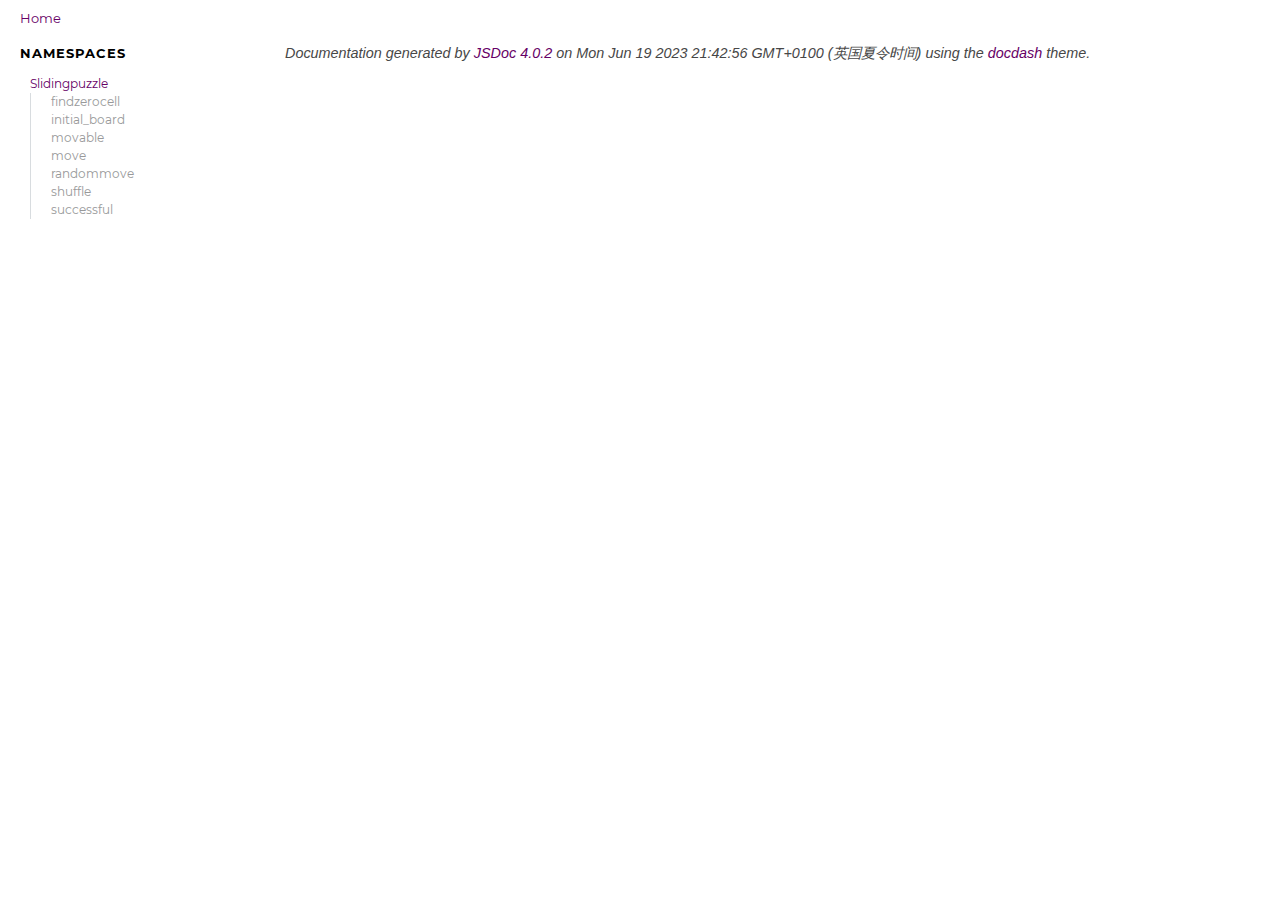
<file: docs/index.html>
<!DOCTYPE html>
<html lang="en">
<head>
    
    <meta charset="utf-8">
    <title>Home - Documentation</title>
    
    
    <script src="scripts/prettify/prettify.js"></script>
    <script src="scripts/prettify/lang-css.js"></script>
    <!--[if lt IE 9]>
      <script src="//html5shiv.googlecode.com/svn/trunk/html5.js"></script>
    <![endif]-->
    <link type="text/css" rel="stylesheet" href="styles/prettify.css">
    <link type="text/css" rel="stylesheet" href="styles/jsdoc.css">
    <script src="scripts/nav.js" defer></script>
    <meta name="viewport" content="width=device-width, initial-scale=1.0">
</head>
<body>

<input type="checkbox" id="nav-trigger" class="nav-trigger" />
<label for="nav-trigger" class="navicon-button x">
  <div class="navicon"></div>
</label>

<label for="nav-trigger" class="overlay"></label>

<nav >
    
    <h2><a href="index.html">Home</a></h2><h3>Namespaces</h3><ul><li><a href="Slidingpuzzle.html">Slidingpuzzle</a><ul class='methods'><li data-type='method'><a href="Slidingpuzzle.html#.findzerocell">findzerocell</a></li><li data-type='method'><a href="Slidingpuzzle.html#.initial_board">initial_board</a></li><li data-type='method'><a href="Slidingpuzzle.html#.movable">movable</a></li><li data-type='method'><a href="Slidingpuzzle.html#.move">move</a></li><li data-type='method'><a href="Slidingpuzzle.html#.randommove">randommove</a></li><li data-type='method'><a href="Slidingpuzzle.html#.shuffle">shuffle</a></li><li data-type='method'><a href="Slidingpuzzle.html#.successful">successful</a></li></ul></li></ul>
</nav>

<div id="main">
    

    



    


    <section class="package">
        <h3> </h3>		
    </section>









    








    
    
</div>

<br class="clear">

<footer>
    Documentation generated by <a href="https://github.com/jsdoc3/jsdoc">JSDoc 4.0.2</a> on Mon Jun 19 2023 21:42:56 GMT+0100 (英国夏令时间) using the <a href="https://github.com/clenemt/docdash">docdash</a> theme.
</footer>

<script>prettyPrint();</script>
<script src="scripts/polyfill.js"></script>
<script src="scripts/linenumber.js"></script>



</body>
</html>
</file>
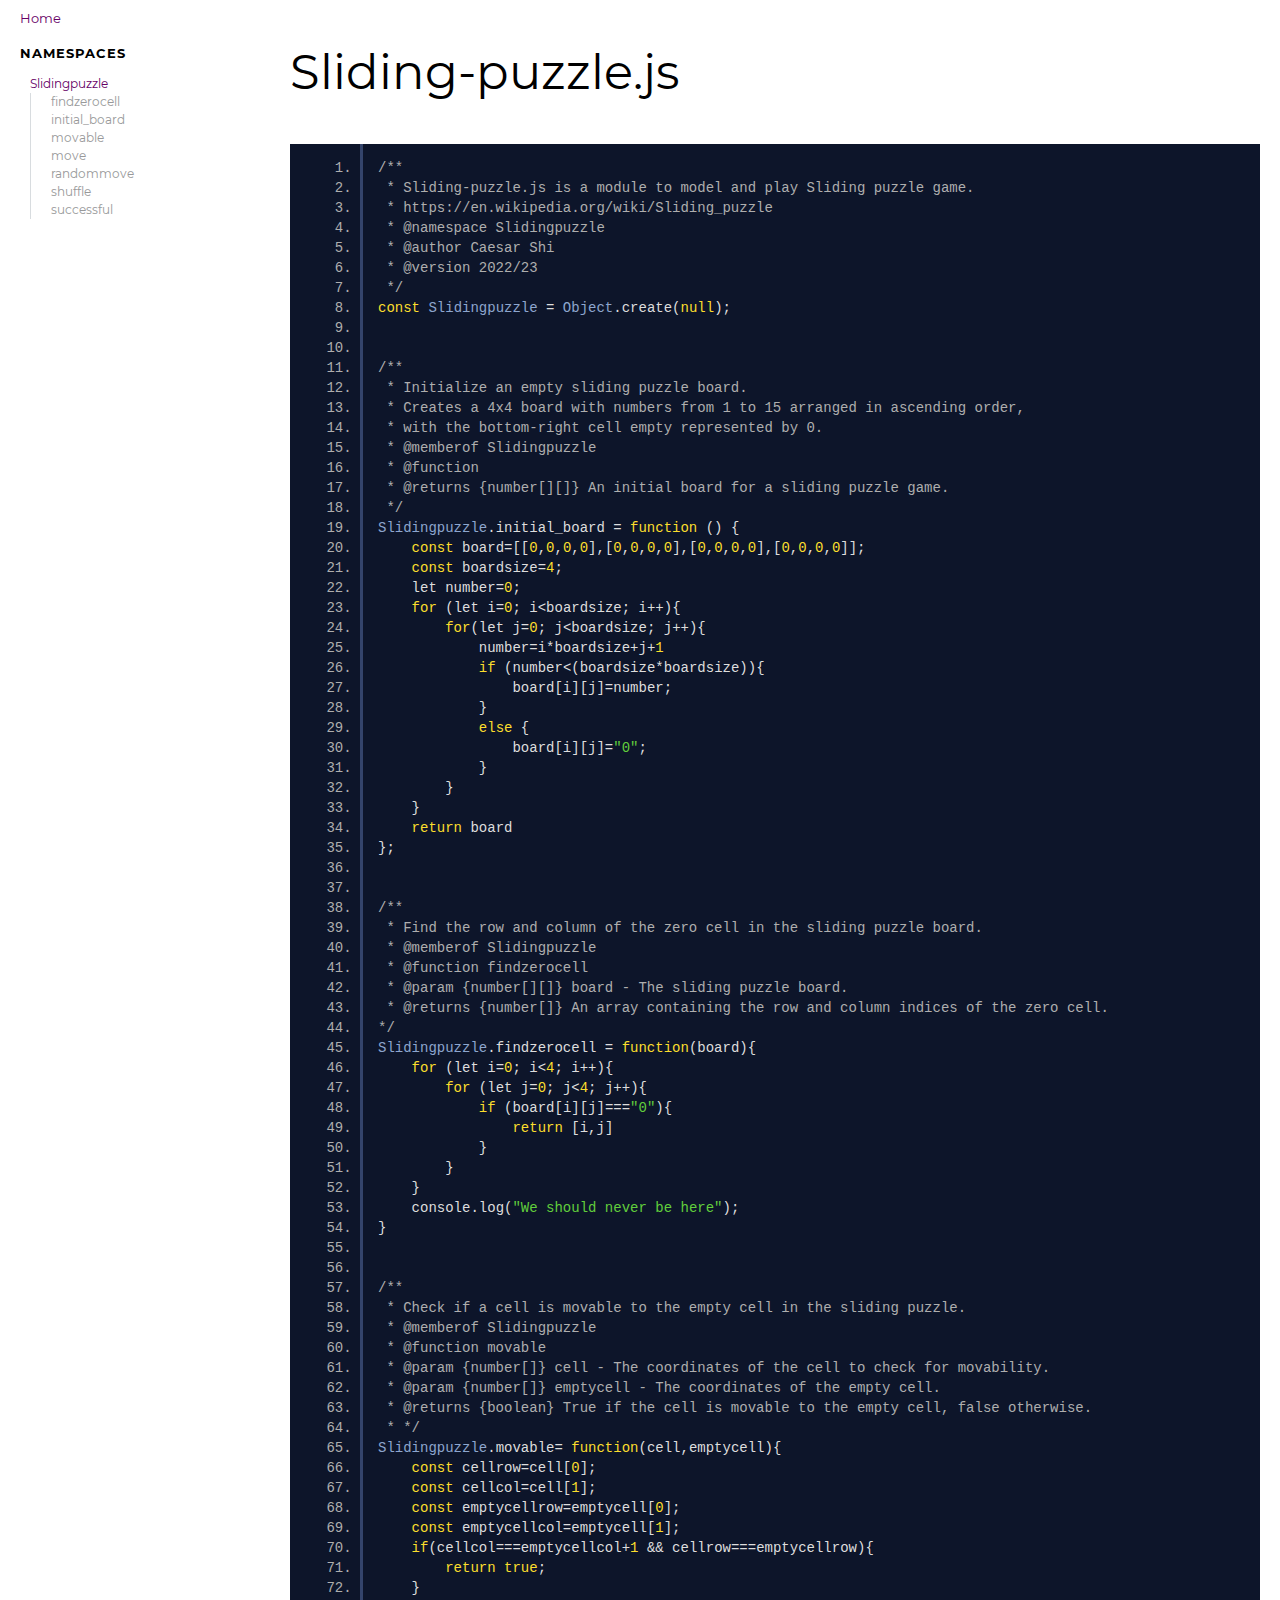
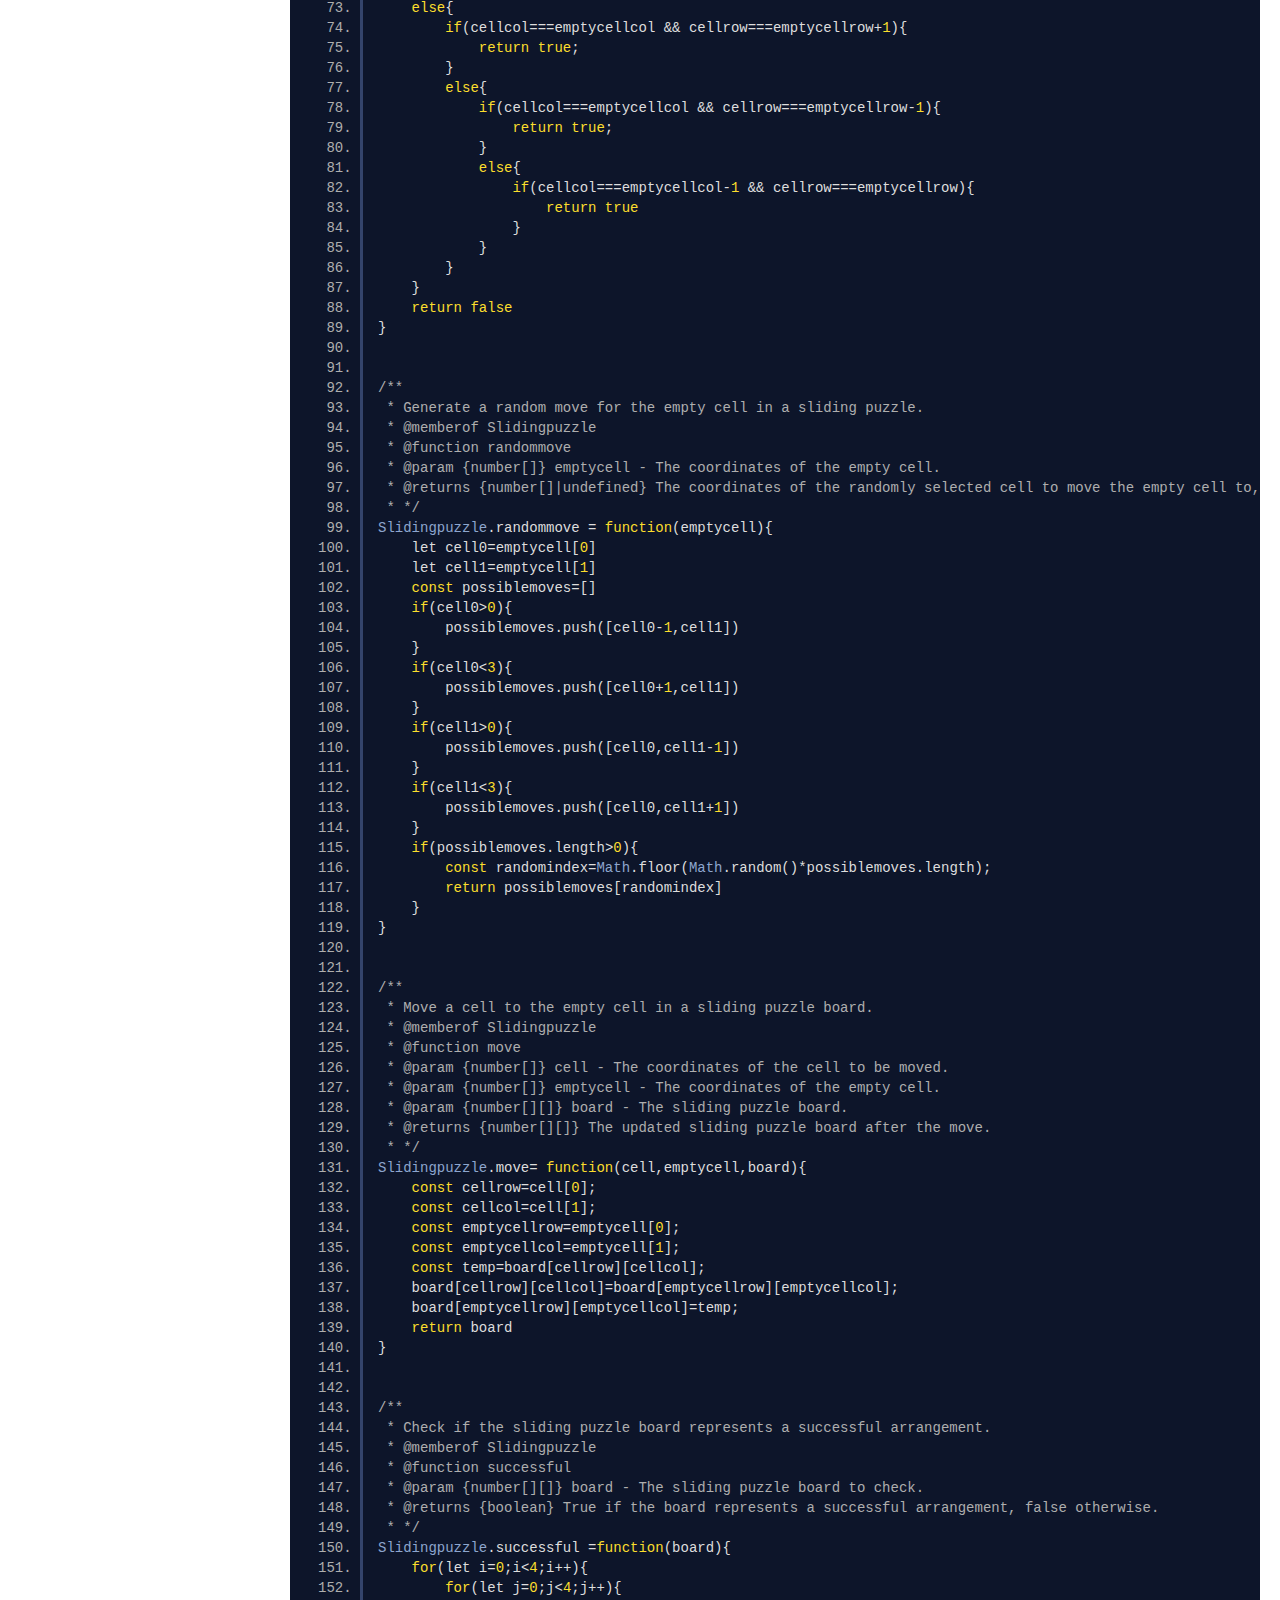
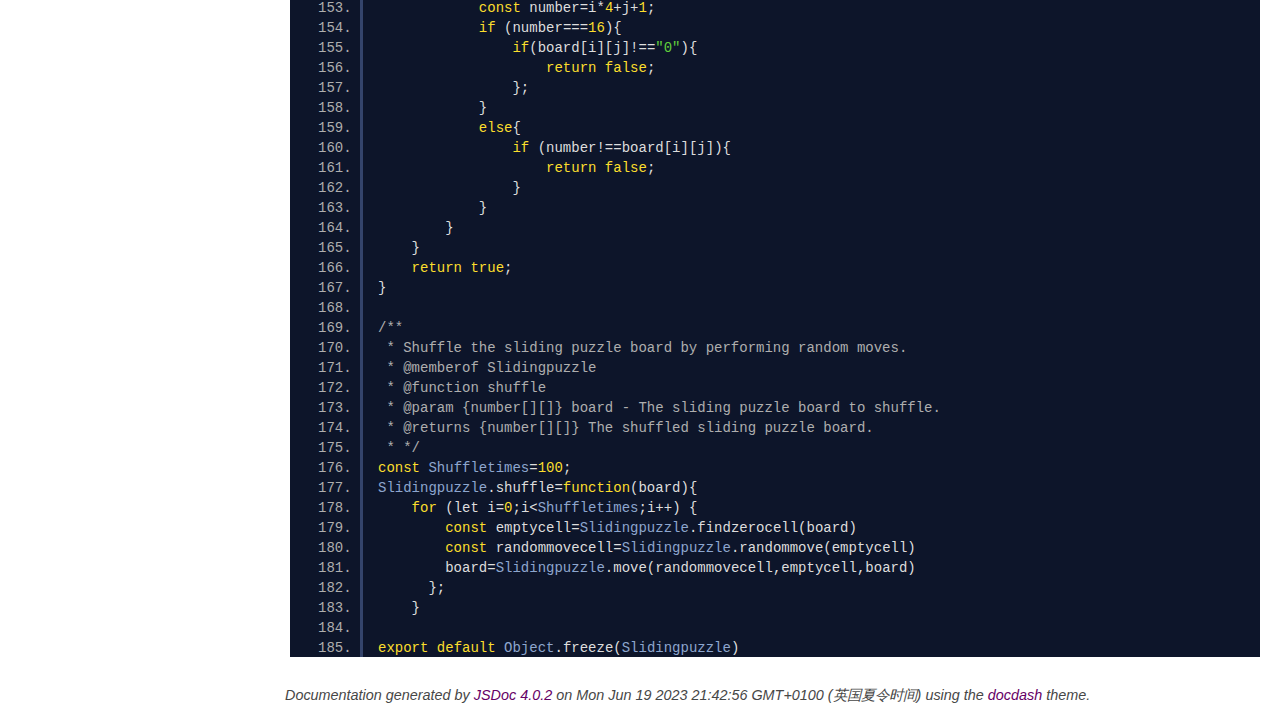
<file: docs/Sliding-puzzle.js.html>
<!DOCTYPE html>
<html lang="en">
<head>
    
    <meta charset="utf-8">
    <title>Sliding-puzzle.js - Documentation</title>
    
    
    <script src="scripts/prettify/prettify.js"></script>
    <script src="scripts/prettify/lang-css.js"></script>
    <!--[if lt IE 9]>
      <script src="//html5shiv.googlecode.com/svn/trunk/html5.js"></script>
    <![endif]-->
    <link type="text/css" rel="stylesheet" href="styles/prettify.css">
    <link type="text/css" rel="stylesheet" href="styles/jsdoc.css">
    <script src="scripts/nav.js" defer></script>
    <meta name="viewport" content="width=device-width, initial-scale=1.0">
</head>
<body>

<input type="checkbox" id="nav-trigger" class="nav-trigger" />
<label for="nav-trigger" class="navicon-button x">
  <div class="navicon"></div>
</label>

<label for="nav-trigger" class="overlay"></label>

<nav >
    
    <h2><a href="index.html">Home</a></h2><h3>Namespaces</h3><ul><li><a href="Slidingpuzzle.html">Slidingpuzzle</a><ul class='methods'><li data-type='method'><a href="Slidingpuzzle.html#.findzerocell">findzerocell</a></li><li data-type='method'><a href="Slidingpuzzle.html#.initial_board">initial_board</a></li><li data-type='method'><a href="Slidingpuzzle.html#.movable">movable</a></li><li data-type='method'><a href="Slidingpuzzle.html#.move">move</a></li><li data-type='method'><a href="Slidingpuzzle.html#.randommove">randommove</a></li><li data-type='method'><a href="Slidingpuzzle.html#.shuffle">shuffle</a></li><li data-type='method'><a href="Slidingpuzzle.html#.successful">successful</a></li></ul></li></ul>
</nav>

<div id="main">
    
    <h1 class="page-title">Sliding-puzzle.js</h1>
    

    



    
    <section>
        <article>
            <pre class="prettyprint source linenums"><code>/**
 * Sliding-puzzle.js is a module to model and play Sliding puzzle game.
 * https://en.wikipedia.org/wiki/Sliding_puzzle
 * @namespace Slidingpuzzle
 * @author Caesar Shi
 * @version 2022/23
 */
const Slidingpuzzle = Object.create(null);


/**
 * Initialize an empty sliding puzzle board.
 * Creates a 4x4 board with numbers from 1 to 15 arranged in ascending order,
 * with the bottom-right cell empty represented by 0.
 * @memberof Slidingpuzzle
 * @function
 * @returns {number[][]} An initial board for a sliding puzzle game.
 */
Slidingpuzzle.initial_board = function () {
    const board=[[0,0,0,0],[0,0,0,0],[0,0,0,0],[0,0,0,0]];
    const boardsize=4;
    let number=0;
    for (let i=0; i&lt;boardsize; i++){
        for(let j=0; j&lt;boardsize; j++){
            number=i*boardsize+j+1
            if (number&lt;(boardsize*boardsize)){
                board[i][j]=number;
            }
            else {
                board[i][j]="0";
            }
        }
    }
    return board
};


/**
 * Find the row and column of the zero cell in the sliding puzzle board.
 * @memberof Slidingpuzzle
 * @function findzerocell
 * @param {number[][]} board - The sliding puzzle board.
 * @returns {number[]} An array containing the row and column indices of the zero cell.
*/
Slidingpuzzle.findzerocell = function(board){
    for (let i=0; i&lt;4; i++){
        for (let j=0; j&lt;4; j++){
            if (board[i][j]==="0"){
                return [i,j]
            }
        }
    }
    console.log("We should never be here");
}


/**
 * Check if a cell is movable to the empty cell in the sliding puzzle.
 * @memberof Slidingpuzzle
 * @function movable
 * @param {number[]} cell - The coordinates of the cell to check for movability.
 * @param {number[]} emptycell - The coordinates of the empty cell.
 * @returns {boolean} True if the cell is movable to the empty cell, false otherwise.
 * */
Slidingpuzzle.movable= function(cell,emptycell){
    const cellrow=cell[0];
    const cellcol=cell[1];
    const emptycellrow=emptycell[0];
    const emptycellcol=emptycell[1];
    if(cellcol===emptycellcol+1 &amp;&amp; cellrow===emptycellrow){
        return true;
    }
    else{
        if(cellcol===emptycellcol &amp;&amp; cellrow===emptycellrow+1){
            return true;
        }
        else{
            if(cellcol===emptycellcol &amp;&amp; cellrow===emptycellrow-1){
                return true;
            }
            else{
                if(cellcol===emptycellcol-1 &amp;&amp; cellrow===emptycellrow){
                    return true
                }
            }
        }
    }
    return false
}


/**
 * Generate a random move for the empty cell in a sliding puzzle.
 * @memberof Slidingpuzzle
 * @function randommove
 * @param {number[]} emptycell - The coordinates of the empty cell.
 * @returns {number[]|undefined} The coordinates of the randomly selected cell to move the empty cell to, or undefined if no valid moves are available.
 * */
Slidingpuzzle.randommove = function(emptycell){
    let cell0=emptycell[0]
    let cell1=emptycell[1]
    const possiblemoves=[]
    if(cell0>0){
        possiblemoves.push([cell0-1,cell1])
    }
    if(cell0&lt;3){
        possiblemoves.push([cell0+1,cell1])
    }
    if(cell1>0){
        possiblemoves.push([cell0,cell1-1])
    }
    if(cell1&lt;3){
        possiblemoves.push([cell0,cell1+1])
    }
    if(possiblemoves.length>0){
        const randomindex=Math.floor(Math.random()*possiblemoves.length);
        return possiblemoves[randomindex]
    }
}


/**
 * Move a cell to the empty cell in a sliding puzzle board.
 * @memberof Slidingpuzzle
 * @function move
 * @param {number[]} cell - The coordinates of the cell to be moved.
 * @param {number[]} emptycell - The coordinates of the empty cell.
 * @param {number[][]} board - The sliding puzzle board.
 * @returns {number[][]} The updated sliding puzzle board after the move.
 * */
Slidingpuzzle.move= function(cell,emptycell,board){
    const cellrow=cell[0];
    const cellcol=cell[1];
    const emptycellrow=emptycell[0];
    const emptycellcol=emptycell[1];
    const temp=board[cellrow][cellcol];
    board[cellrow][cellcol]=board[emptycellrow][emptycellcol];
    board[emptycellrow][emptycellcol]=temp;
    return board
}


/**
 * Check if the sliding puzzle board represents a successful arrangement.
 * @memberof Slidingpuzzle
 * @function successful
 * @param {number[][]} board - The sliding puzzle board to check.
 * @returns {boolean} True if the board represents a successful arrangement, false otherwise.
 * */
Slidingpuzzle.successful =function(board){
    for(let i=0;i&lt;4;i++){
        for(let j=0;j&lt;4;j++){
            const number=i*4+j+1;
            if (number===16){
                if(board[i][j]!=="0"){
                    return false;
                };
            }
            else{
                if (number!==board[i][j]){
                    return false;
                }
            }
        }
    }
    return true;
}

/**
 * Shuffle the sliding puzzle board by performing random moves.
 * @memberof Slidingpuzzle
 * @function shuffle
 * @param {number[][]} board - The sliding puzzle board to shuffle.
 * @returns {number[][]} The shuffled sliding puzzle board.
 * */
const Shuffletimes=100;
Slidingpuzzle.shuffle=function(board){
    for (let i=0;i&lt;Shuffletimes;i++) {
        const emptycell=Slidingpuzzle.findzerocell(board)
        const randommovecell=Slidingpuzzle.randommove(emptycell)
        board=Slidingpuzzle.move(randommovecell,emptycell,board)
      };
    }

export default Object.freeze(Slidingpuzzle)</code></pre>
        </article>
    </section>




    
    
</div>

<br class="clear">

<footer>
    Documentation generated by <a href="https://github.com/jsdoc3/jsdoc">JSDoc 4.0.2</a> on Mon Jun 19 2023 21:42:56 GMT+0100 (英国夏令时间) using the <a href="https://github.com/clenemt/docdash">docdash</a> theme.
</footer>

<script>prettyPrint();</script>
<script src="scripts/polyfill.js"></script>
<script src="scripts/linenumber.js"></script>



</body>
</html>
</file>
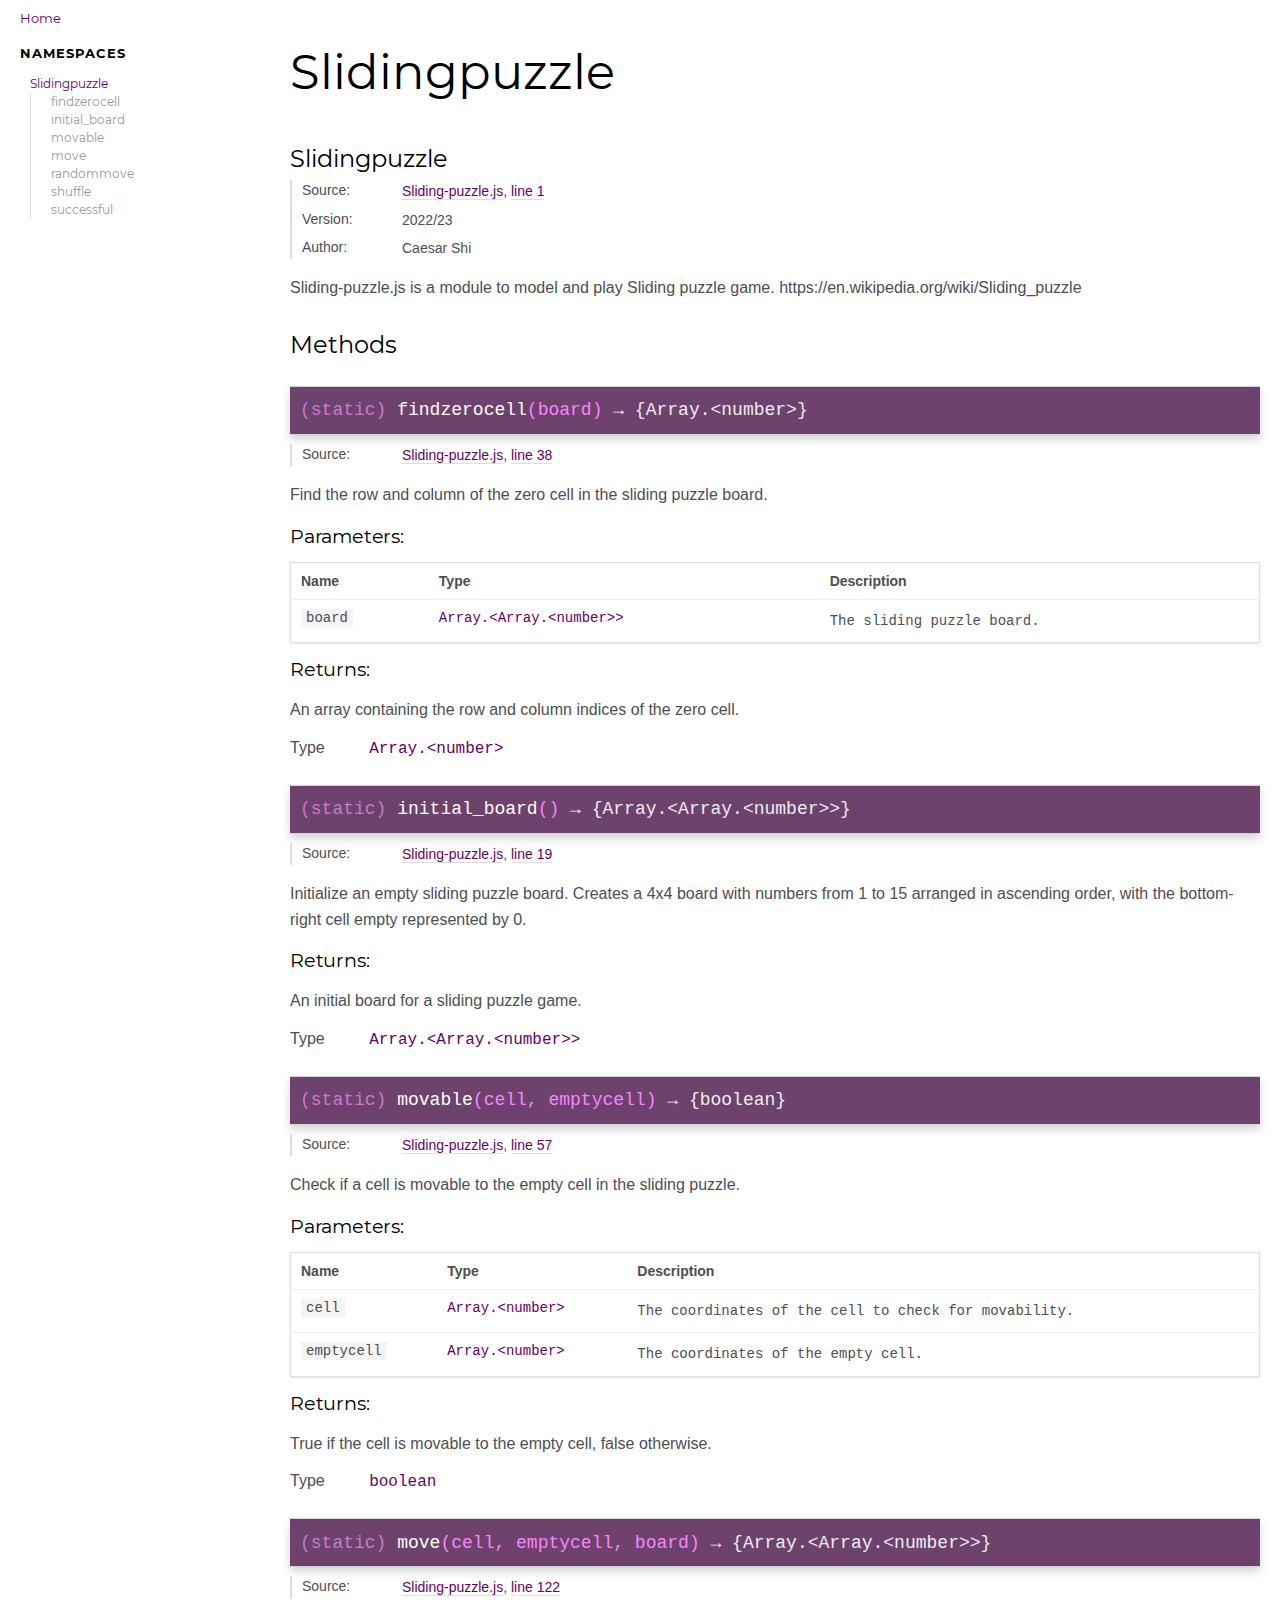
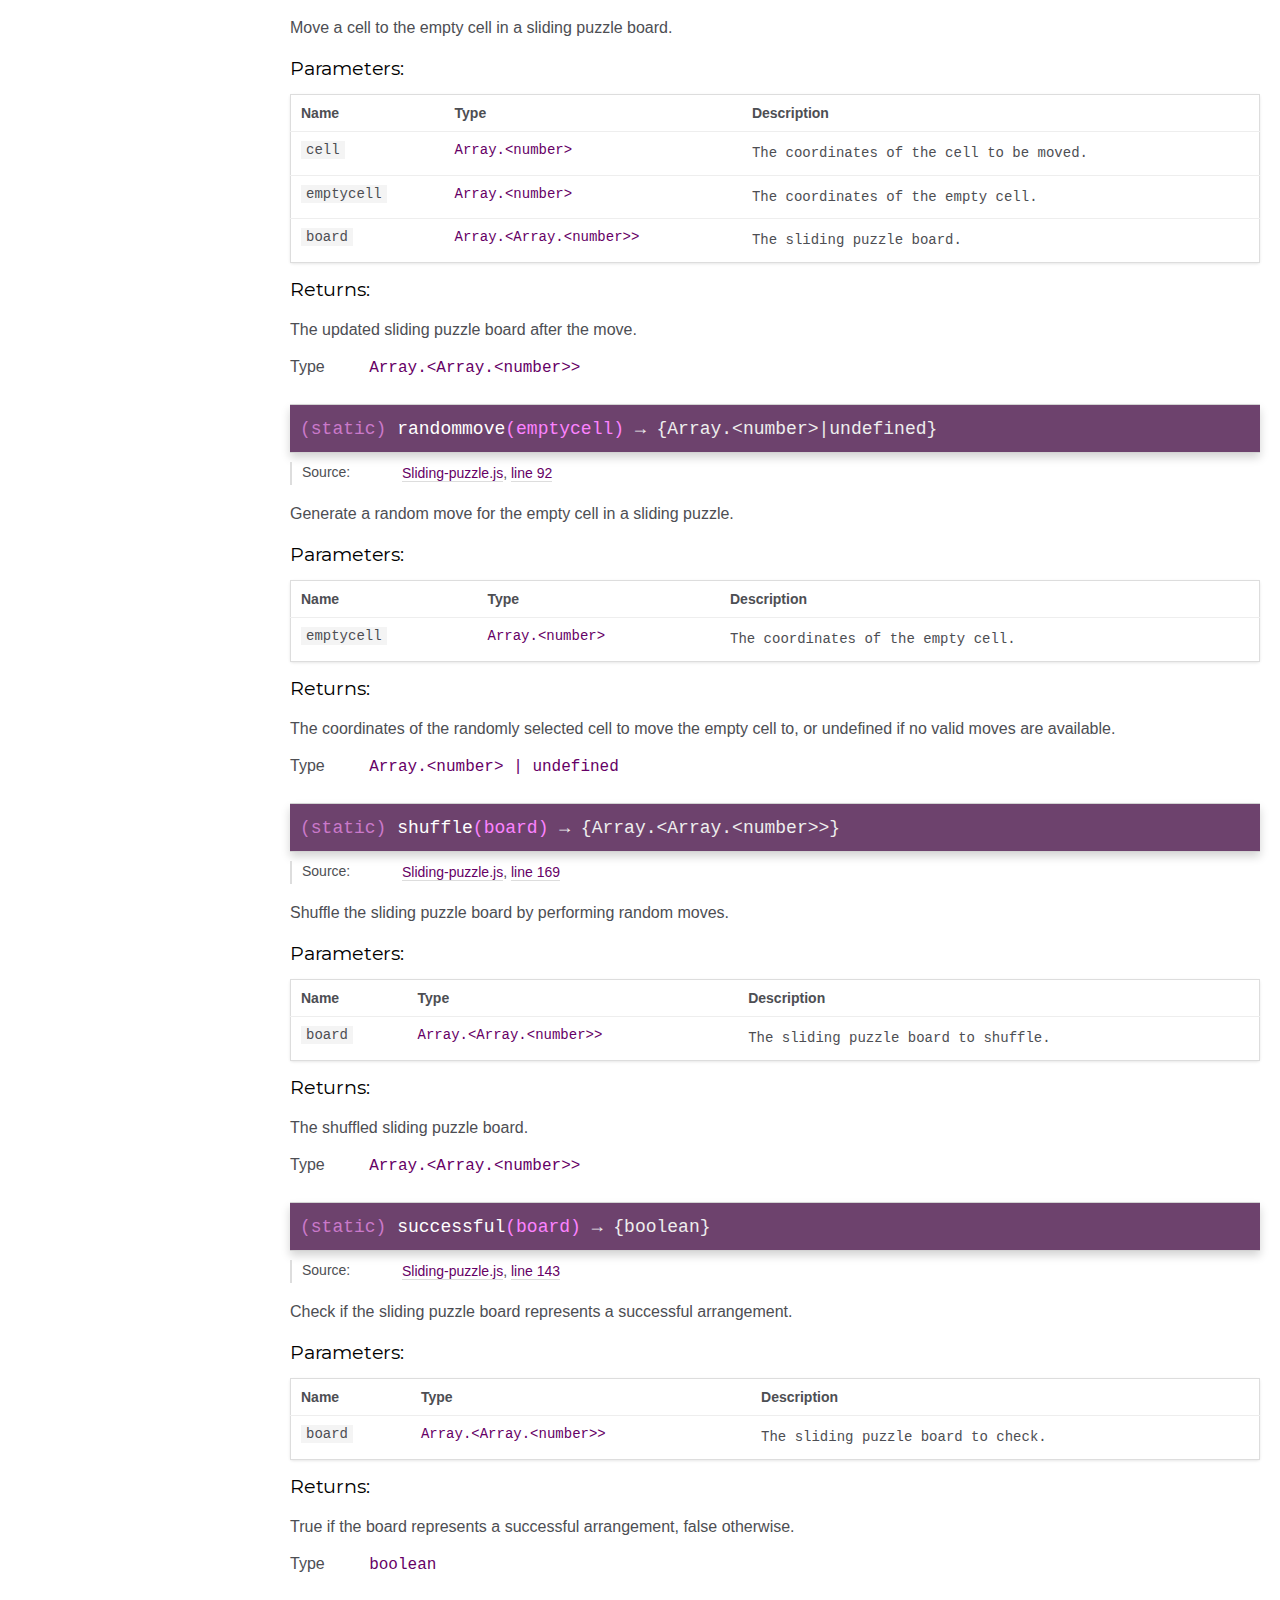
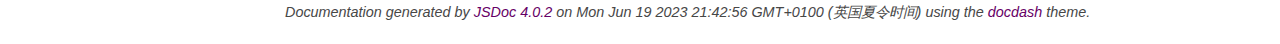
<file: docs/Slidingpuzzle.html>
<!DOCTYPE html>
<html lang="en">
<head>
    
    <meta charset="utf-8">
    <title>Slidingpuzzle - Documentation</title>
    
    
    <script src="scripts/prettify/prettify.js"></script>
    <script src="scripts/prettify/lang-css.js"></script>
    <!--[if lt IE 9]>
      <script src="//html5shiv.googlecode.com/svn/trunk/html5.js"></script>
    <![endif]-->
    <link type="text/css" rel="stylesheet" href="styles/prettify.css">
    <link type="text/css" rel="stylesheet" href="styles/jsdoc.css">
    <script src="scripts/nav.js" defer></script>
    <meta name="viewport" content="width=device-width, initial-scale=1.0">
</head>
<body>

<input type="checkbox" id="nav-trigger" class="nav-trigger" />
<label for="nav-trigger" class="navicon-button x">
  <div class="navicon"></div>
</label>

<label for="nav-trigger" class="overlay"></label>

<nav >
    
    <h2><a href="index.html">Home</a></h2><h3>Namespaces</h3><ul><li><a href="Slidingpuzzle.html">Slidingpuzzle</a><ul class='methods'><li data-type='method'><a href="Slidingpuzzle.html#.findzerocell">findzerocell</a></li><li data-type='method'><a href="Slidingpuzzle.html#.initial_board">initial_board</a></li><li data-type='method'><a href="Slidingpuzzle.html#.movable">movable</a></li><li data-type='method'><a href="Slidingpuzzle.html#.move">move</a></li><li data-type='method'><a href="Slidingpuzzle.html#.randommove">randommove</a></li><li data-type='method'><a href="Slidingpuzzle.html#.shuffle">shuffle</a></li><li data-type='method'><a href="Slidingpuzzle.html#.successful">successful</a></li></ul></li></ul>
</nav>

<div id="main">
    
    <h1 class="page-title">Slidingpuzzle</h1>
    

    




<section>

<header>
    
        <h2>
        Slidingpuzzle
        </h2>
        
    
</header>

<article>
    
        <div class="container-overview">
        
            

<dl class="details">

    
    <dt class="tag-source">Source:</dt>
    <dd class="tag-source"><ul class="dummy"><li>
        <a href="Sliding-puzzle.js.html">Sliding-puzzle.js</a>, <a href="Sliding-puzzle.js.html#line1">line 1</a>
    </li></ul></dd>
    

    
    <dt class="tag-version">Version:</dt>
    <dd class="tag-version"><ul class="dummy"><li>2022/23</li></ul></dd>
    

    

    

    

    

    

    

    

    
    <dt class="tag-author">Author:</dt>
    <dd class="tag-author">
        <ul>
            <li>Caesar Shi</li>
        </ul>
    </dd>
    

    

    

    

    

    

    
</dl>




            
                <div class="description usertext"><p>Sliding-puzzle.js is a module to model and play Sliding puzzle game.
https://en.wikipedia.org/wiki/Sliding_puzzle</p></div>
            

            
        
        </div>
    

    

    

    
    
    

     

    

    

    
        <h3 class="subsection-title">Methods</h3>

        
            

    

    <h4 class="name" id=".findzerocell"><span class="type-signature">(static) </span>findzerocell<span class="signature">(board)</span><span class="type-signature"> &rarr; {Array.&lt;number>}</span></h4>

    




<dl class="details">

    
    <dt class="tag-source">Source:</dt>
    <dd class="tag-source"><ul class="dummy"><li>
        <a href="Sliding-puzzle.js.html">Sliding-puzzle.js</a>, <a href="Sliding-puzzle.js.html#line38">line 38</a>
    </li></ul></dd>
    

    

    

    

    

    

    

    

    

    

    

    

    

    

    

    
</dl>





<div class="description usertext">
    <p>Find the row and column of the zero cell in the sliding puzzle board.</p>
</div>











    <h5>Parameters:</h5>
    

<table class="params">
    <thead>
    <tr>
        
        <th>Name</th>
        

        <th>Type</th>

        

        

        <th class="last">Description</th>
    </tr>
    </thead>

    <tbody>
    

        <tr>
            
                <td class="name"><code>board</code></td>
            

            <td class="type">
            
                
<span class="param-type">Array.&lt;Array.&lt;number>></span>


            
            </td>

            

            

            <td class="description last"><p>The sliding puzzle board.</p></td>
        </tr>

    
    </tbody>
</table>
















<h5>Returns:</h5>

        
<div class="param-desc">
    <p>An array containing the row and column indices of the zero cell.</p>
</div>



<dl class="param-type">
    <dt>
        Type
    </dt>
    <dd>
        
<span class="param-type">Array.&lt;number></span>


    </dd>
</dl>

    



        
            

    

    <h4 class="name" id=".initial_board"><span class="type-signature">(static) </span>initial_board<span class="signature">()</span><span class="type-signature"> &rarr; {Array.&lt;Array.&lt;number>>}</span></h4>

    




<dl class="details">

    
    <dt class="tag-source">Source:</dt>
    <dd class="tag-source"><ul class="dummy"><li>
        <a href="Sliding-puzzle.js.html">Sliding-puzzle.js</a>, <a href="Sliding-puzzle.js.html#line19">line 19</a>
    </li></ul></dd>
    

    

    

    

    

    

    

    

    

    

    

    

    

    

    

    
</dl>





<div class="description usertext">
    <p>Initialize an empty sliding puzzle board.
Creates a 4x4 board with numbers from 1 to 15 arranged in ascending order,
with the bottom-right cell empty represented by 0.</p>
</div>

























<h5>Returns:</h5>

        
<div class="param-desc">
    <p>An initial board for a sliding puzzle game.</p>
</div>



<dl class="param-type">
    <dt>
        Type
    </dt>
    <dd>
        
<span class="param-type">Array.&lt;Array.&lt;number>></span>


    </dd>
</dl>

    



        
            

    

    <h4 class="name" id=".movable"><span class="type-signature">(static) </span>movable<span class="signature">(cell, emptycell)</span><span class="type-signature"> &rarr; {boolean}</span></h4>

    




<dl class="details">

    
    <dt class="tag-source">Source:</dt>
    <dd class="tag-source"><ul class="dummy"><li>
        <a href="Sliding-puzzle.js.html">Sliding-puzzle.js</a>, <a href="Sliding-puzzle.js.html#line57">line 57</a>
    </li></ul></dd>
    

    

    

    

    

    

    

    

    

    

    

    

    

    

    

    
</dl>





<div class="description usertext">
    <p>Check if a cell is movable to the empty cell in the sliding puzzle.</p>
</div>











    <h5>Parameters:</h5>
    

<table class="params">
    <thead>
    <tr>
        
        <th>Name</th>
        

        <th>Type</th>

        

        

        <th class="last">Description</th>
    </tr>
    </thead>

    <tbody>
    

        <tr>
            
                <td class="name"><code>cell</code></td>
            

            <td class="type">
            
                
<span class="param-type">Array.&lt;number></span>


            
            </td>

            

            

            <td class="description last"><p>The coordinates of the cell to check for movability.</p></td>
        </tr>

    

        <tr>
            
                <td class="name"><code>emptycell</code></td>
            

            <td class="type">
            
                
<span class="param-type">Array.&lt;number></span>


            
            </td>

            

            

            <td class="description last"><p>The coordinates of the empty cell.</p></td>
        </tr>

    
    </tbody>
</table>
















<h5>Returns:</h5>

        
<div class="param-desc">
    <p>True if the cell is movable to the empty cell, false otherwise.</p>
</div>



<dl class="param-type">
    <dt>
        Type
    </dt>
    <dd>
        
<span class="param-type">boolean</span>


    </dd>
</dl>

    



        
            

    

    <h4 class="name" id=".move"><span class="type-signature">(static) </span>move<span class="signature">(cell, emptycell, board)</span><span class="type-signature"> &rarr; {Array.&lt;Array.&lt;number>>}</span></h4>

    




<dl class="details">

    
    <dt class="tag-source">Source:</dt>
    <dd class="tag-source"><ul class="dummy"><li>
        <a href="Sliding-puzzle.js.html">Sliding-puzzle.js</a>, <a href="Sliding-puzzle.js.html#line122">line 122</a>
    </li></ul></dd>
    

    

    

    

    

    

    

    

    

    

    

    

    

    

    

    
</dl>





<div class="description usertext">
    <p>Move a cell to the empty cell in a sliding puzzle board.</p>
</div>











    <h5>Parameters:</h5>
    

<table class="params">
    <thead>
    <tr>
        
        <th>Name</th>
        

        <th>Type</th>

        

        

        <th class="last">Description</th>
    </tr>
    </thead>

    <tbody>
    

        <tr>
            
                <td class="name"><code>cell</code></td>
            

            <td class="type">
            
                
<span class="param-type">Array.&lt;number></span>


            
            </td>

            

            

            <td class="description last"><p>The coordinates of the cell to be moved.</p></td>
        </tr>

    

        <tr>
            
                <td class="name"><code>emptycell</code></td>
            

            <td class="type">
            
                
<span class="param-type">Array.&lt;number></span>


            
            </td>

            

            

            <td class="description last"><p>The coordinates of the empty cell.</p></td>
        </tr>

    

        <tr>
            
                <td class="name"><code>board</code></td>
            

            <td class="type">
            
                
<span class="param-type">Array.&lt;Array.&lt;number>></span>


            
            </td>

            

            

            <td class="description last"><p>The sliding puzzle board.</p></td>
        </tr>

    
    </tbody>
</table>
















<h5>Returns:</h5>

        
<div class="param-desc">
    <p>The updated sliding puzzle board after the move.</p>
</div>



<dl class="param-type">
    <dt>
        Type
    </dt>
    <dd>
        
<span class="param-type">Array.&lt;Array.&lt;number>></span>


    </dd>
</dl>

    



        
            

    

    <h4 class="name" id=".randommove"><span class="type-signature">(static) </span>randommove<span class="signature">(emptycell)</span><span class="type-signature"> &rarr; {Array.&lt;number>|undefined}</span></h4>

    




<dl class="details">

    
    <dt class="tag-source">Source:</dt>
    <dd class="tag-source"><ul class="dummy"><li>
        <a href="Sliding-puzzle.js.html">Sliding-puzzle.js</a>, <a href="Sliding-puzzle.js.html#line92">line 92</a>
    </li></ul></dd>
    

    

    

    

    

    

    

    

    

    

    

    

    

    

    

    
</dl>





<div class="description usertext">
    <p>Generate a random move for the empty cell in a sliding puzzle.</p>
</div>











    <h5>Parameters:</h5>
    

<table class="params">
    <thead>
    <tr>
        
        <th>Name</th>
        

        <th>Type</th>

        

        

        <th class="last">Description</th>
    </tr>
    </thead>

    <tbody>
    

        <tr>
            
                <td class="name"><code>emptycell</code></td>
            

            <td class="type">
            
                
<span class="param-type">Array.&lt;number></span>


            
            </td>

            

            

            <td class="description last"><p>The coordinates of the empty cell.</p></td>
        </tr>

    
    </tbody>
</table>
















<h5>Returns:</h5>

        
<div class="param-desc">
    <p>The coordinates of the randomly selected cell to move the empty cell to, or undefined if no valid moves are available.</p>
</div>



<dl class="param-type">
    <dt>
        Type
    </dt>
    <dd>
        
<span class="param-type">Array.&lt;number></span>
|

<span class="param-type">undefined</span>


    </dd>
</dl>

    



        
            

    

    <h4 class="name" id=".shuffle"><span class="type-signature">(static) </span>shuffle<span class="signature">(board)</span><span class="type-signature"> &rarr; {Array.&lt;Array.&lt;number>>}</span></h4>

    




<dl class="details">

    
    <dt class="tag-source">Source:</dt>
    <dd class="tag-source"><ul class="dummy"><li>
        <a href="Sliding-puzzle.js.html">Sliding-puzzle.js</a>, <a href="Sliding-puzzle.js.html#line169">line 169</a>
    </li></ul></dd>
    

    

    

    

    

    

    

    

    

    

    

    

    

    

    

    
</dl>





<div class="description usertext">
    <p>Shuffle the sliding puzzle board by performing random moves.</p>
</div>











    <h5>Parameters:</h5>
    

<table class="params">
    <thead>
    <tr>
        
        <th>Name</th>
        

        <th>Type</th>

        

        

        <th class="last">Description</th>
    </tr>
    </thead>

    <tbody>
    

        <tr>
            
                <td class="name"><code>board</code></td>
            

            <td class="type">
            
                
<span class="param-type">Array.&lt;Array.&lt;number>></span>


            
            </td>

            

            

            <td class="description last"><p>The sliding puzzle board to shuffle.</p></td>
        </tr>

    
    </tbody>
</table>
















<h5>Returns:</h5>

        
<div class="param-desc">
    <p>The shuffled sliding puzzle board.</p>
</div>



<dl class="param-type">
    <dt>
        Type
    </dt>
    <dd>
        
<span class="param-type">Array.&lt;Array.&lt;number>></span>


    </dd>
</dl>

    



        
            

    

    <h4 class="name" id=".successful"><span class="type-signature">(static) </span>successful<span class="signature">(board)</span><span class="type-signature"> &rarr; {boolean}</span></h4>

    




<dl class="details">

    
    <dt class="tag-source">Source:</dt>
    <dd class="tag-source"><ul class="dummy"><li>
        <a href="Sliding-puzzle.js.html">Sliding-puzzle.js</a>, <a href="Sliding-puzzle.js.html#line143">line 143</a>
    </li></ul></dd>
    

    

    

    

    

    

    

    

    

    

    

    

    

    

    

    
</dl>





<div class="description usertext">
    <p>Check if the sliding puzzle board represents a successful arrangement.</p>
</div>











    <h5>Parameters:</h5>
    

<table class="params">
    <thead>
    <tr>
        
        <th>Name</th>
        

        <th>Type</th>

        

        

        <th class="last">Description</th>
    </tr>
    </thead>

    <tbody>
    

        <tr>
            
                <td class="name"><code>board</code></td>
            

            <td class="type">
            
                
<span class="param-type">Array.&lt;Array.&lt;number>></span>


            
            </td>

            

            

            <td class="description last"><p>The sliding puzzle board to check.</p></td>
        </tr>

    
    </tbody>
</table>
















<h5>Returns:</h5>

        
<div class="param-desc">
    <p>True if the board represents a successful arrangement, false otherwise.</p>
</div>



<dl class="param-type">
    <dt>
        Type
    </dt>
    <dd>
        
<span class="param-type">boolean</span>


    </dd>
</dl>

    



        
    

    

    
</article>

</section>




    
    
</div>

<br class="clear">

<footer>
    Documentation generated by <a href="https://github.com/jsdoc3/jsdoc">JSDoc 4.0.2</a> on Mon Jun 19 2023 21:42:56 GMT+0100 (英国夏令时间) using the <a href="https://github.com/clenemt/docdash">docdash</a> theme.
</footer>

<script>prettyPrint();</script>
<script src="scripts/polyfill.js"></script>
<script src="scripts/linenumber.js"></script>



</body>
</html>
</file>
<file: docs/styles/prettify.css>
.pln {
  color: #ddd;
}

/* string content */
.str {
  color: #61ce3c;
}

/* a keyword */
.kwd {
  color: #fbde2d;
}

/* a comment */
.com {
  color: #aeaeae;
}

/* a type name */
.typ {
  color: #8da6ce;
}

/* a literal value */
.lit {
  color: #fbde2d;
}

/* punctuation */
.pun {
  color: #ddd;
}

/* lisp open bracket */
.opn {
  color: #000000;
}

/* lisp close bracket */
.clo {
  color: #000000;
}

/* a markup tag name */
.tag {
  color: #8da6ce;
}

/* a markup attribute name */
.atn {
  color: #fbde2d;
}

/* a markup attribute value */
.atv {
  color: #ddd;
}

/* a declaration */
.dec {
  color: #EF5050;
}

/* a variable name */
.var {
  color: #c82829;
}

/* a function name */
.fun {
  color: #4271ae;
}

/* Specify class=linenums on a pre to get line numbering */
ol.linenums {
  margin-top: 0;
  margin-bottom: 0;
}
</file>
<file: docs/styles/jsdoc.css>
* {
  box-sizing: border-box
}

html, body {
  height: 100%;
  width: 100%;
}

body {
  color: #4d4e53;
  background-color: white;
  margin: 0 auto;
  padding: 0 20px;
  font-family: 'Helvetica Neue', Helvetica, sans-serif;
  font-size: 16px;
}

img {
  max-width: 100%;
}

a,
a:active {
  color: #606;
  text-decoration: none;
}

a:hover {
  text-decoration: none;
}

article a {
  border-bottom: 1px solid #ddd;
}

article a:hover, article a:active {
  border-bottom-color: #222;
}

article .description a {
    word-break: break-word;
}

p, ul, ol, blockquote {
  margin-bottom: 1em;
  line-height: 160%;
}

h1, h2, h3, h4, h5, h6 {
  font-family: 'Montserrat', sans-serif;
}

h1, h2, h3, h4, h5, h6 {
  color: #000;
  font-weight: 400;
  margin: 0;
}

h1 {
  font-weight: 300;
  font-size: 48px;
  margin: 1em 0 .5em;
}

h1.page-title {
  font-size: 48px;
  margin: 1em 30px;
  line-height: 100%;
  word-wrap: break-word;
}

h2 {
  font-size: 24px;
  margin: 1.5em 0 .3em;
}

h3 {
  font-size: 24px;
  margin: 1.2em 0 .3em;
}

h4 {
  font-size: 18px;
  margin: 1em 0 .2em;
  color: #4d4e53;
}

h4.name {
  color: #fff;
  background: #6d426d;
  box-shadow: 0 .25em .5em #d3d3d3;
  border-top: 1px solid #d3d3d3;
  border-bottom: 1px solid #d3d3d3;
  margin: 1.5em 0 0.5em;
  padding: .75em 0 .75em 10px;
}

h4.name a {
  color: #fc83ff;
}

h4.name a:hover {
  border-bottom-color: #fc83ff;
}

h5, .container-overview .subsection-title {
  font-size: 120%;
  letter-spacing: -0.01em;
  margin: 8px 0 3px 0;
}

h6 {
  font-size: 100%;
  letter-spacing: -0.01em;
  margin: 6px 0 3px 0;
  font-style: italic;
}

.usertext h1 {
  font-family: "Source Sans Pro";
  font-size: 24px;
  margin: 2.5em 0 1em;
  font-weight: 400;
}

.usertext h2 {
  font-family: "Source Sans Pro";
  font-size: 18px;
  margin: 2em 0 0.5em;
  font-weight: 400;

}

.usertext h3 {
  font-family: "Source Sans Pro";
  font-size: 15px;
  margin: 1.5em 0 0;
  font-weight: 400;
}

.usertext h4 {
  font-family: "Source Sans Pro";
  font-size: 14px;
  margin: 0 0 0;
  font-weight: 400;
}

.usertext h5 {
  font-size: 12px;
  margin: 1em 0 0;
  font-weight: normal;
  color: #666;
}

.usertext h6 {
  font-size: 11px;
  margin: 1em 0 0;
  font-weight: normal;
  font-style: normal;
  color: #666;
}


tt, code, kbd, samp {
  font-family: Consolas, Monaco, 'Andale Mono', monospace;
  background: #f4f4f4;
  padding: 1px 5px;
}

.class-description {
  font-size: 130%;
  line-height: 140%;
  margin-bottom: 1em;
  margin-top: 1em;
}

.class-description:empty {
  margin: 0
}

#main {
  float: right;
  width: calc(100% - 240px);
}

header {
  display: block
}

section {
  display: block;
  background-color: #fff;
  padding: 0 0 0 30px;
}

.variation {
  display: none
}

.signature-attributes {
  font-size: 60%;
  color: #eee;
  font-style: italic;
  font-weight: lighter;
}

nav {
  float: left;
  display: block;
  width: 250px;
  background: #fff;
  overflow: auto;
  position: fixed;
  height: 100%;
}

nav #nav-search{
    width: 210px;
    height: 30px;
    padding: 5px 10px;
    font-size: 12px;
    line-height: 1.5;
    border-radius: 3px;
    margin-right: 20px;
    margin-top: 20px;
}

nav.wrap a{
    word-wrap: break-word;
}

nav h3 {
  margin-top: 12px;
  font-size: 13px;
  text-transform: uppercase;
  letter-spacing: 1px;
  font-weight: 700;
  line-height: 24px;
  margin: 15px 0 10px;
  padding: 0;
  color: #000;
}

nav ul {
  font-family: 'Lucida Grande', 'Lucida Sans Unicode', arial, sans-serif;
  font-size: 100%;
  line-height: 17px;
  padding: 0;
  margin: 0;
  list-style-type: none;
}

nav ul a,
nav ul a:active {
  font-family: 'Montserrat', sans-serif;
  line-height: 18px;
  padding: 0;
  display: block;
  font-size: 12px;
}

nav a:hover,
nav a:active {
  color: #606;
}

nav > ul {
  padding: 0 10px;
}

nav > ul > li > a {
  color: #606;
  margin-top: 10px;
}

nav ul ul a {
  color: hsl(207, 1%, 60%);
  border-left: 1px solid hsl(207, 10%, 86%);
}

nav ul ul a,
nav ul ul a:active {
  padding-left: 20px
}

nav h2 {
   font-size: 13px;
   margin: 10px 0 0 0;
   padding: 0;
}

nav > h2 > a {
   margin: 10px 0 -10px;
   color: #606 !important;
}

footer {
  color: hsl(0, 0%, 28%);
  margin-left: 250px;
  display: block;
  padding: 15px;
  font-style: italic;
  font-size: 90%;
}

.ancestors {
  color: #999
}

.ancestors a {
   color: #999 !important;
}

.clear {
  clear: both
}

.important {
  font-weight: bold;
  color: #950B02;
}

.yes-def {
  text-indent: -1000px
}

.type-signature {
  color: #CA79CA
}

.type-signature:last-child {
  color: #eee;
}

.name, .signature {
  font-family: Consolas, Monaco, 'Andale Mono', monospace
}

.signature {
    color: #fc83ff;
}

.details {
  margin-top: 6px;
  border-left: 2px solid #DDD;
  line-height: 20px;
  font-size: 14px;
}

.details dt {
   width: auto;
   float: left;
   padding-left: 10px;
}

.details dd {
   margin-left: 70px;
   margin-top: 6px;
   margin-bottom: 6px;
}

.details ul {
   margin: 0
}

.details ul {
   list-style-type: none
}

.details pre.prettyprint {
   margin: 0
}

.details .object-value {
   padding-top: 0
}

.description {
  margin-bottom: 1em;
  margin-top: 1em;
}

.code-caption {
  font-style: italic;
  font-size: 107%;
  margin: 0;
}

.prettyprint {
  font-size: 14px;
  overflow: auto;
}

.prettyprint.source {
  width: inherit;
  line-height: 18px;
  display: block;
  background-color: #0d152a;
  color: #aeaeae;
}

.prettyprint code {
  line-height: 18px;
  display: block;
  background-color: #0d152a;
  color: #4D4E53;
}

.prettyprint > code {
  padding: 15px;
}

.prettyprint .linenums code {
  padding: 0 15px
}

.prettyprint .linenums li:first-of-type code {
  padding-top: 15px
}

.prettyprint code span.line {
  display: inline-block
}

.prettyprint.linenums {
  padding-left: 70px;
  -webkit-user-select: none;
  -moz-user-select: none;
  -ms-user-select: none;
  user-select: none;
}

.prettyprint.linenums ol {
   padding-left: 0
}

.prettyprint.linenums li {
   border-left: 3px #34446B solid;
}

.prettyprint.linenums li.selected, .prettyprint.linenums li.selected * {
   background-color: #34446B;
}

.prettyprint.linenums li * {
   -webkit-user-select: text;
   -moz-user-select: text;
   -ms-user-select: text;
   user-select: text;
}

.prettyprint.linenums li code:empty:after {
  content:"";
  display:inline-block;
  width:0px;
}

table {
  border-spacing: 0;
  border: 1px solid #ddd;
  border-collapse: collapse;
  border-radius: 3px;
  box-shadow: 0 1px 3px rgba(0,0,0,0.1);
  width: 100%;
  font-size: 14px;
  margin: 1em 0;
}

td, th {
   margin: 0px;
   text-align: left;
   vertical-align: top;
   padding: 10px;
   display: table-cell;
}

thead tr, thead tr {
   background-color: #fff;
   font-weight: bold;
   border-bottom: 1px solid #ddd;
}

.params .type {
  white-space: nowrap;
}

.params code {
  white-space: pre;
}

.params td, .params .name, .props .name, .name code {
   color: #4D4E53;
   font-family: Consolas, Monaco, 'Andale Mono', monospace;
   font-size: 100%;
}

.params td {
   border-top: 1px solid #eee
}

.params td.description > p:first-child, .props td.description > p:first-child {
   margin-top: 0;
   padding-top: 0;
}

.params td.description > p:last-child, .props td.description > p:last-child {
   margin-bottom: 0;
   padding-bottom: 0;
}

span.param-type, .params td .param-type, .param-type dd {
   color: #606;
  font-family: Consolas, Monaco, 'Andale Mono', monospace
}

.param-type dt, .param-type dd {
  display: inline-block
}

.param-type {
  margin: 14px 0;
}

.disabled {
  color: #454545
}

/* navicon button */
.navicon-button {
  display: none;
  position: relative;
  padding: 2.0625rem 1.5rem;
  transition: 0.25s;
  cursor: pointer;
  -webkit-user-select: none;
     -moz-user-select: none;
      -ms-user-select: none;
          user-select: none;
  opacity: .8;
}
.navicon-button .navicon:before, .navicon-button .navicon:after {
  transition: 0.25s;
}
.navicon-button:hover {
  transition: 0.5s;
  opacity: 1;
}
.navicon-button:hover .navicon:before, .navicon-button:hover .navicon:after {
  transition: 0.25s;
}
.navicon-button:hover .navicon:before {
  top: .825rem;
}
.navicon-button:hover .navicon:after {
  top: -.825rem;
}

/* navicon */
.navicon {
  position: relative;
  width: 2.5em;
  height: .3125rem;
  background: #000;
  transition: 0.3s;
  border-radius: 2.5rem;
}
.navicon:before, .navicon:after {
  display: block;
  content: "";
  height: .3125rem;
  width: 2.5rem;
  background: #000;
  position: absolute;
  z-index: -1;
  transition: 0.3s 0.25s;
  border-radius: 1rem;
}
.navicon:before {
  top: .625rem;
}
.navicon:after {
  top: -.625rem;
}

/* open */
.nav-trigger:checked + label:not(.steps) .navicon:before,
.nav-trigger:checked + label:not(.steps) .navicon:after {
  top: 0 !important;
}

.nav-trigger:checked + label .navicon:before,
.nav-trigger:checked + label .navicon:after {
  transition: 0.5s;
}

/* Minus */
.nav-trigger:checked + label {
  -webkit-transform: scale(0.75);
          transform: scale(0.75);
}

/* × and + */
.nav-trigger:checked + label.plus .navicon,
.nav-trigger:checked + label.x .navicon {
  background: transparent;
}

.nav-trigger:checked + label.plus .navicon:before,
.nav-trigger:checked + label.x .navicon:before {
  -webkit-transform: rotate(-45deg);
          transform: rotate(-45deg);
  background: #FFF;
}

.nav-trigger:checked + label.plus .navicon:after,
.nav-trigger:checked + label.x .navicon:after {
  -webkit-transform: rotate(45deg);
          transform: rotate(45deg);
  background: #FFF;
}

.nav-trigger:checked + label.plus {
  -webkit-transform: scale(0.75) rotate(45deg);
          transform: scale(0.75) rotate(45deg);
}

.nav-trigger:checked ~ nav {
  left: 0 !important;
}

.nav-trigger:checked ~ .overlay {
  display: block;
}

.nav-trigger {
  position: fixed;
  top: 0;
  clip: rect(0, 0, 0, 0);
}

.overlay {
  display: none;
  position: fixed;
  top: 0;
  bottom: 0;
  left: 0;
  right: 0;
  width: 100%;
  height: 100%;
  background: hsla(0, 0%, 0%, 0.5);
  z-index: 1;
}

/* nav level */
.level-hide {
    display: none;
}
html[data-search-mode] .level-hide {
    display: block;
}


@media only screen and (max-width: 680px) {
  body {
    overflow-x: hidden;
  }

  nav {
    background: #FFF;
    width: 250px;
    height: 100%;
    position: fixed;
    top: 0;
    right: 0;
    bottom: 0;
    left: -250px;
    z-index: 3;
    padding: 0 10px;
    transition: left 0.2s;
  }

  .navicon-button {
    display: inline-block;
    position: fixed;
    top: 1.5em;
    right: 0;
    z-index: 2;
  }

  #main {
    width: 100%;
  }

  #main h1.page-title {
    margin: 1em 0;
  }

  #main section {
    padding: 0;
  }

  footer {
    margin-left: 0;
  }
}

/** Add a '#' to static members */
[data-type="member"] a::before {
  content: '#';
  display: inline-block;
  margin-left: -14px;
  margin-right: 5px;
}

#disqus_thread{
    margin-left: 30px;
}

@font-face {
  font-family: 'Montserrat';
  font-style: normal;
  font-weight: 400;
  src: url('../fonts/Montserrat/Montserrat-Regular.eot'); /* IE9 Compat Modes */
  src: url('../fonts/Montserrat/Montserrat-Regular.eot?#iefix') format('embedded-opentype'), /* IE6-IE8 */
       url('../fonts/Montserrat/Montserrat-Regular.woff2') format('woff2'), /* Super Modern Browsers */
       url('../fonts/Montserrat/Montserrat-Regular.woff') format('woff'), /* Pretty Modern Browsers */
       url('../fonts/Montserrat/Montserrat-Regular.ttf')  format('truetype'); /* Safari, Android, iOS */
}

@font-face {
  font-family: 'Montserrat';
  font-style: normal;
  font-weight: 700;
  src: url('../fonts/Montserrat/Montserrat-Bold.eot'); /* IE9 Compat Modes */
  src: url('../fonts/Montserrat/Montserrat-Bold.eot?#iefix') format('embedded-opentype'), /* IE6-IE8 */
       url('../fonts/Montserrat/Montserrat-Bold.woff2') format('woff2'), /* Super Modern Browsers */
       url('../fonts/Montserrat/Montserrat-Bold.woff') format('woff'), /* Pretty Modern Browsers */
       url('../fonts/Montserrat/Montserrat-Bold.ttf')  format('truetype'); /* Safari, Android, iOS */
}

@font-face {
    font-family: 'Source Sans Pro';
    src: url('../fonts/Source-Sans-Pro/sourcesanspro-regular-webfont.eot');
    src: url('../fonts/Source-Sans-Pro/sourcesanspro-regular-webfont.eot?#iefix') format('embedded-opentype'),
         url('../fonts/Source-Sans-Pro/sourcesanspro-regular-webfont.woff2') format('woff2'),
         url('../fonts/Source-Sans-Pro/sourcesanspro-regular-webfont.woff') format('woff'),
         url('../fonts/Source-Sans-Pro/sourcesanspro-regular-webfont.ttf') format('truetype'),
         url('../fonts/Source-Sans-Pro/sourcesanspro-regular-webfont.svg#source_sans_proregular') format('svg');
    font-weight: 400;
    font-style: normal;
}

@font-face {
    font-family: 'Source Sans Pro';
    src: url('../fonts/Source-Sans-Pro/sourcesanspro-light-webfont.eot');
    src: url('../fonts/Source-Sans-Pro/sourcesanspro-light-webfont.eot?#iefix') format('embedded-opentype'),
         url('../fonts/Source-Sans-Pro/sourcesanspro-light-webfont.woff2') format('woff2'),
         url('../fonts/Source-Sans-Pro/sourcesanspro-light-webfont.woff') format('woff'),
         url('../fonts/Source-Sans-Pro/sourcesanspro-light-webfont.ttf') format('truetype'),
         url('../fonts/Source-Sans-Pro/sourcesanspro-light-webfont.svg#source_sans_prolight') format('svg');
    font-weight: 300;
    font-style: normal;

}
</file>
